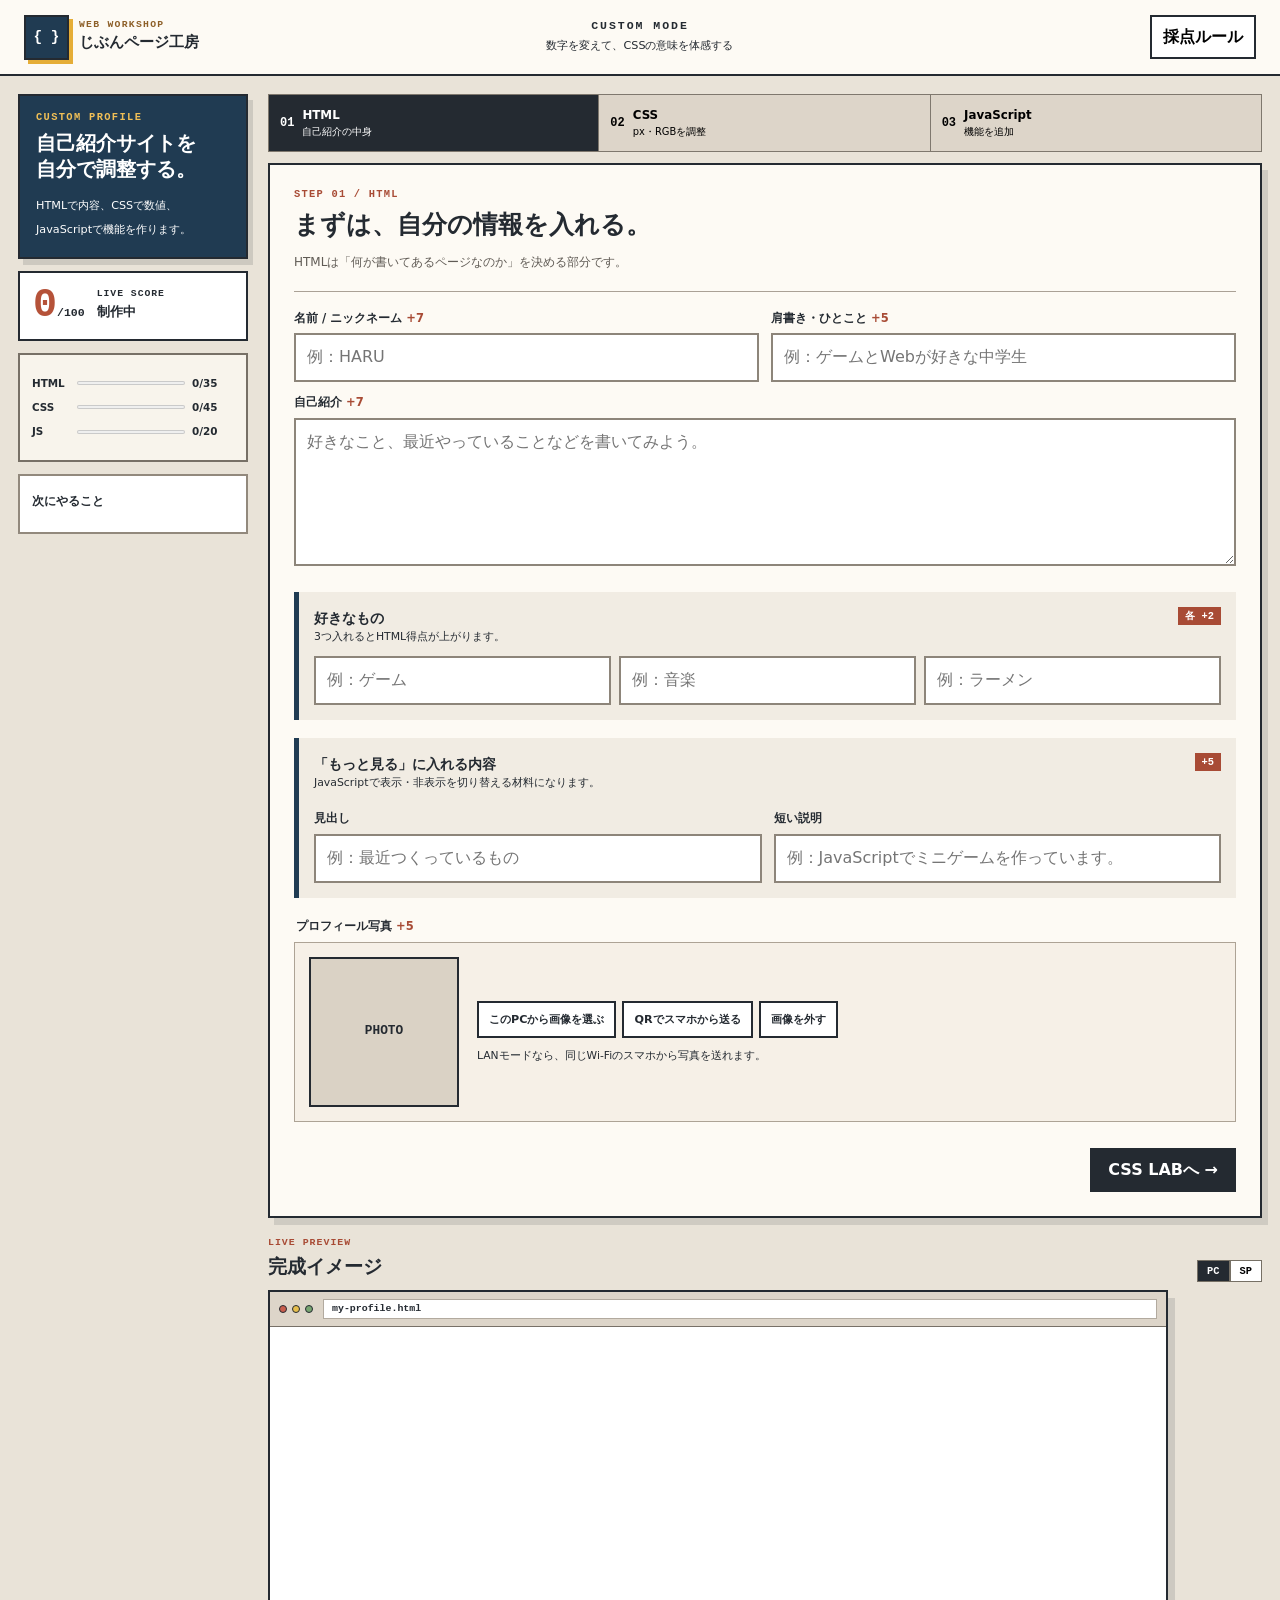
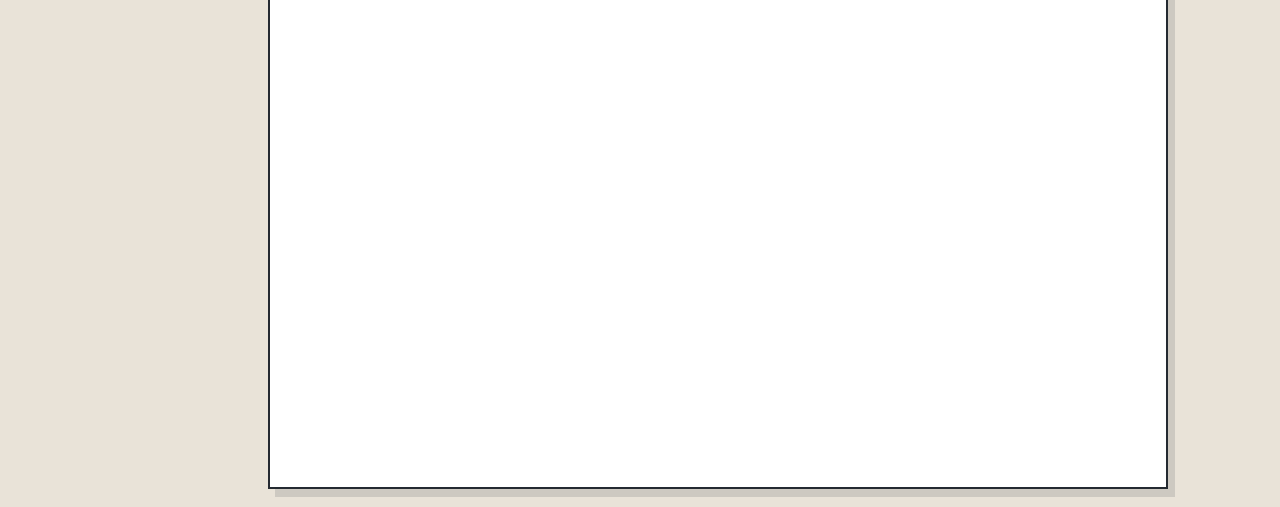
<file: adult.html>
<!doctype html>
<html lang="ja">
<head>
  <meta charset="utf-8">
  <meta name="viewport" content="width=device-width,initial-scale=1">
  <meta name="theme-color" content="#203b52">
  <title>カスタムモード｜じぶんページ工房</title>
  <link rel="stylesheet" href="adult.css">
  <script src="adult.js" defer></script>
</head>
<body>
  <header class="adult-header">
    <a href="index.html" class="adult-brand"><span>{ }</span><div><small>WEB WORKSHOP</small><strong>じぶんページ工房</strong></div></a>
    <div class="header-middle"><b>CUSTOM MODE</b><span>数字を変えて、CSSの意味を体感する</span></div>
    <button id="adultHelp" type="button">採点ルール</button>
  </header>

  <main class="adult-shell">
    <aside class="score-sidebar">
      <div class="mode-intro"><p>CUSTOM PROFILE</p><h1>自己紹介サイトを<br>自分で調整する。</h1><span>HTMLで内容、CSSで数値、JavaScriptで機能を作ります。</span></div>
      <div class="score-card"><div class="score-ring"><strong id="totalScore">0</strong><span>/100</span></div><div><p>LIVE SCORE</p><strong id="scoreLabel">制作中</strong></div></div>
      <div class="score-breakdown">
        <div><span>HTML</span><meter id="htmlMeter" min="0" max="35" value="0"></meter><b id="htmlScore">0/35</b></div>
        <div><span>CSS</span><meter id="cssMeter" min="0" max="45" value="0"></meter><b id="cssScore">0/45</b></div>
        <div><span>JS</span><meter id="jsMeter" min="0" max="20" value="0"></meter><b id="jsScore">0/20</b></div>
      </div>
      <div class="score-guide"><strong>次にやること</strong><ul id="scoreTips"></ul></div>
    </aside>

    <section class="adult-editor">
      <nav class="adult-steps" aria-label="制作ステップ">
        <button class="active" type="button" data-step="0"><b>01</b><span><strong>HTML</strong><small>自己紹介の中身</small></span></button>
        <button type="button" data-step="1"><b>02</b><span><strong>CSS</strong><small>px・RGBを調整</small></span></button>
        <button type="button" data-step="2"><b>03</b><span><strong>JavaScript</strong><small>機能を追加</small></span></button>
      </nav>

      <section class="adult-panel" data-panel="0">
        <div class="panel-heading"><p>STEP 01 / HTML</p><h2>まずは、自分の情報を入れる。</h2><span>HTMLは「何が書いてあるページなのか」を決める部分です。</span></div>
        <div class="field-grid">
          <label><span>名前 / ニックネーム <b>+7</b></span><input id="profileName" maxlength="30" placeholder="例：HARU"></label>
          <label><span>肩書き・ひとこと <b>+5</b></span><input id="profileTagline" maxlength="52" placeholder="例：ゲームとWebが好きな中学生"></label>
          <label class="full"><span>自己紹介 <b>+7</b></span><textarea id="profileIntro" rows="5" maxlength="260" placeholder="好きなこと、最近やっていることなどを書いてみよう。"></textarea></label>
        </div>

        <div class="profile-subsection">
          <div class="subsection-head"><div><h3>好きなもの</h3><p>3つ入れるとHTML得点が上がります。</p></div><span>各 +2</span></div>
          <div class="favorite-inputs"><input id="favorite1" maxlength="24" placeholder="例：ゲーム"><input id="favorite2" maxlength="24" placeholder="例：音楽"><input id="favorite3" maxlength="24" placeholder="例：ラーメン"></div>
        </div>

        <div class="profile-subsection">
          <div class="subsection-head"><div><h3>「もっと見る」に入れる内容</h3><p>JavaScriptで表示・非表示を切り替える材料になります。</p></div><span>+5</span></div>
          <div class="field-grid"><label><span>見出し</span><input id="extraTitle" maxlength="32" placeholder="例：最近つくっているもの"></label><label><span>短い説明</span><input id="extraText" maxlength="100" placeholder="例：JavaScriptでミニゲームを作っています。"></label></div>
        </div>

        <fieldset class="photo-field"><legend>プロフィール写真 <b>+5</b></legend><div class="photo-area"><div class="photo-preview" id="adultPhotoPreview"><span>PHOTO</span></div><div><label class="file-button" for="adultPhotoInput">このPCから画像を選ぶ</label><input type="file" id="adultPhotoInput" accept="image/png,image/jpeg,image/webp" hidden><button type="button" id="adultPhonePhoto">QRでスマホから送る</button><button type="button" id="removeAdultPhoto">画像を外す</button><p>LANモードなら、同じWi-Fiのスマホから写真を送れます。</p></div></div></fieldset>
        <div class="panel-nav"><span></span><button type="button" class="primary next" data-next="1">CSS LABへ →</button></div>
      </section>

      <section class="adult-panel" data-panel="1" hidden>
        <div class="panel-heading"><p>STEP 02 / CSS LAB</p><h2>数字を変えて、見た目を壊してみる。</h2><span>pxは大きさ、RGBは色。値を変えるたび、右のプレビューとCSSコードが変わります。</span></div>

        <div class="css-lab-grid">
          <section class="control-group"><h3>レイアウト</h3><div class="segmented" id="adultLayouts"><button class="selected" type="button" data-layout="split">左右</button><button type="button" data-layout="center">中央</button><button type="button" data-layout="offset">ずらす</button></div><label class="select-control"><span>フォント</span><select id="fontFamily"><option value="sans">ゴシック</option><option value="serif">明朝</option><option value="mono">モノスペース</option></select></label></section>

          <section class="control-group"><h3>サイズ（px）</h3>
            <div class="px-control"><label for="pageWidth">サイトの幅</label><input type="range" data-range-for="pageWidth" min="520" max="1180" step="10"><input id="pageWidth" type="number" min="520" max="1180" step="10"><b>px</b></div>
            <div class="px-control"><label for="headingSize">名前の文字</label><input type="range" data-range-for="headingSize" min="28" max="96"><input id="headingSize" type="number" min="28" max="96"><b>px</b></div>
            <div class="px-control"><label for="bodySize">本文の文字</label><input type="range" data-range-for="bodySize" min="12" max="26"><input id="bodySize" type="number" min="12" max="26"><b>px</b></div>
            <div class="px-control"><label for="photoSize">写真サイズ</label><input type="range" data-range-for="photoSize" min="120" max="360" step="10"><input id="photoSize" type="number" min="120" max="360" step="10"><b>px</b></div>
          </section>

          <section class="control-group"><h3>余白・形（px）</h3>
            <div class="px-control"><label for="pagePadding">内側の余白</label><input type="range" data-range-for="pagePadding" min="12" max="100" step="2"><input id="pagePadding" type="number" min="12" max="100" step="2"><b>px</b></div>
            <div class="px-control"><label for="sectionGap">パーツの間</label><input type="range" data-range-for="sectionGap" min="6" max="64" step="2"><input id="sectionGap" type="number" min="6" max="64" step="2"><b>px</b></div>
            <div class="px-control"><label for="cornerRadius">角の丸さ</label><input type="range" data-range-for="cornerRadius" min="0" max="48" step="2"><input id="cornerRadius" type="number" min="0" max="48" step="2"><b>px</b></div>
            <div class="px-control"><label for="borderWidth">枠線</label><input type="range" data-range-for="borderWidth" min="0" max="8"><input id="borderWidth" type="number" min="0" max="8"><b>px</b></div>
            <div class="px-control"><label for="shadowSize">影の大きさ</label><input type="range" data-range-for="shadowSize" min="0" max="30"><input id="shadowSize" type="number" min="0" max="30"><b>px</b></div>
          </section>
        </div>

        <div class="rgb-section"><div class="rgb-heading"><div><p>RGB COLOR MIXER</p><h3>0〜255を入れて色を作る</h3></div><span>R = Red / G = Green / B = Blue</span></div><div class="rgb-grid">
          <div class="rgb-card" data-rgb-group="background"><div class="rgb-card-head"><strong>背景</strong><i id="backgroundSwatch"></i></div><div class="rgb-inputs"><label>R<input id="backgroundR" type="number" min="0" max="255"></label><label>G<input id="backgroundG" type="number" min="0" max="255"></label><label>B<input id="backgroundB" type="number" min="0" max="255"></label></div><code id="backgroundCode"></code></div>
          <div class="rgb-card" data-rgb-group="accent"><div class="rgb-card-head"><strong>アクセント</strong><i id="accentSwatch"></i></div><div class="rgb-inputs"><label>R<input id="accentR" type="number" min="0" max="255"></label><label>G<input id="accentG" type="number" min="0" max="255"></label><label>B<input id="accentB" type="number" min="0" max="255"></label></div><code id="accentCode"></code></div>
          <div class="rgb-card" data-rgb-group="text"><div class="rgb-card-head"><strong>文字</strong><i id="textSwatch"></i></div><div class="rgb-inputs"><label>R<input id="textR" type="number" min="0" max="255"></label><label>G<input id="textG" type="number" min="0" max="255"></label><label>B<input id="textB" type="number" min="0" max="255"></label></div><code id="textCode"></code></div>
        </div></div>

        <div class="live-code"><div><span></span><span></span><span></span><b>style.css</b></div><pre id="cssCodePreview"></pre></div>
        <div class="panel-nav"><button type="button" class="secondary back" data-back="0">← HTML</button><button type="button" class="primary next" data-next="2">JavaScriptへ →</button></div>
      </section>

      <section class="adult-panel" data-panel="2" hidden>
        <div class="panel-heading"><p>STEP 03 / JAVASCRIPT</p><h2>「押す意味」がある機能を追加する。</h2><span>自己紹介サイトで実際に使えそうな機能を選びます。複数選択できます。</span></div>
        <div class="js-feature-list">
          <label class="js-feature"><input id="jsReveal" type="checkbox"><span class="feature-number">01</span><div><strong>もっと見る <b>最大 +7</b></strong><p>ボタンを押すと、HTMLで入力した追加プロフィールを開閉します。</p></div><code>classList.toggle()</code></label>
          <label class="js-feature"><input id="jsRoulette" type="checkbox"><span class="feature-number">02</span><div><strong>好きなものガチャ <b>最大 +7</b></strong><p>ボタンを押すたび「好きなもの」から1つをランダムに表示します。</p></div><code>Math.random()</code></label>
          <label class="js-feature"><input id="jsPhotoZoom" type="checkbox"><span class="feature-number">03</span><div><strong>写真を拡大 <b>最大 +6</b></strong><p>プロフィール写真をクリックすると、大きく表示して閉じられます。</p></div><code>addEventListener()</code></label>
        </div>
        <div class="js-note"><strong>右のプレビューで実際に押して確認できます。</strong><span>選んだだけで終わりではなく、入力内容がそろっていると満点になります。</span></div>
        <div class="export-row"><button type="button" id="adultDownload">HTMLを保存</button><button type="button" id="adultShare">QRでスマホへ送る</button></div>
        <div class="panel-nav"><button type="button" class="secondary back" data-back="1">← CSS</button><span></span></div>
      </section>
    </section>

    <aside class="adult-preview-column">
      <div class="preview-heading"><div><p>LIVE PREVIEW</p><h2>完成イメージ</h2></div><div class="device-buttons"><button class="active" type="button" data-device="desktop">PC</button><button type="button" data-device="mobile">SP</button></div></div>
      <div class="adult-browser desktop" id="adultBrowser"><div class="browser-bar"><span></span><span></span><span></span><b>my-profile.html</b></div><iframe id="adultPreview" title="制作中のサイト" sandbox="allow-scripts allow-modals"></iframe></div>
    </aside>
  </main>

  <dialog id="adultHelpDialog"><div class="dialog-paper"><button type="button" class="dialog-close" data-close="adultHelpDialog">×</button><p class="dialog-kicker">SCORING / 100</p><h2>点数は「どれだけ試したか」の目安</h2><div class="rubric"><div><b>HTML / 35</b><p>名前・自己紹介・好きなもの・追加プロフィール・写真など、ページの中身を作る。</p></div><div><b>CSS / 45</b><p>px・RGB・レイアウト・フォントを初期状態から実際に操作した項目に点が入る。</p></div><div><b>JavaScript / 20</b><p>意味のある機能を選び、その機能に必要な内容も用意すると満点。</p></div></div><p>見た目の「良し悪し」を機械が決める採点ではありません。変更して、違いを確かめるほど点が増える学習用スコアです。</p></div></dialog>
  <dialog id="adultQrDialog"><div class="dialog-paper qr-dialog"><button type="button" class="dialog-close" data-close="adultQrDialog">×</button><p class="dialog-kicker">SAME WI-FI</p><h2 id="adultQrTitle">スマホとつなぐ</h2><div id="adultQrBox" class="adult-qr-box">QRを準備しています…</div><p id="adultQrStatus"></p><a id="adultQrLink" href="#" target="_blank" rel="noopener" hidden>リンクを開く</a></div></dialog>
  <div id="adultToast" class="adult-toast" role="status" aria-live="polite"></div>
</body>
</html>
</file>
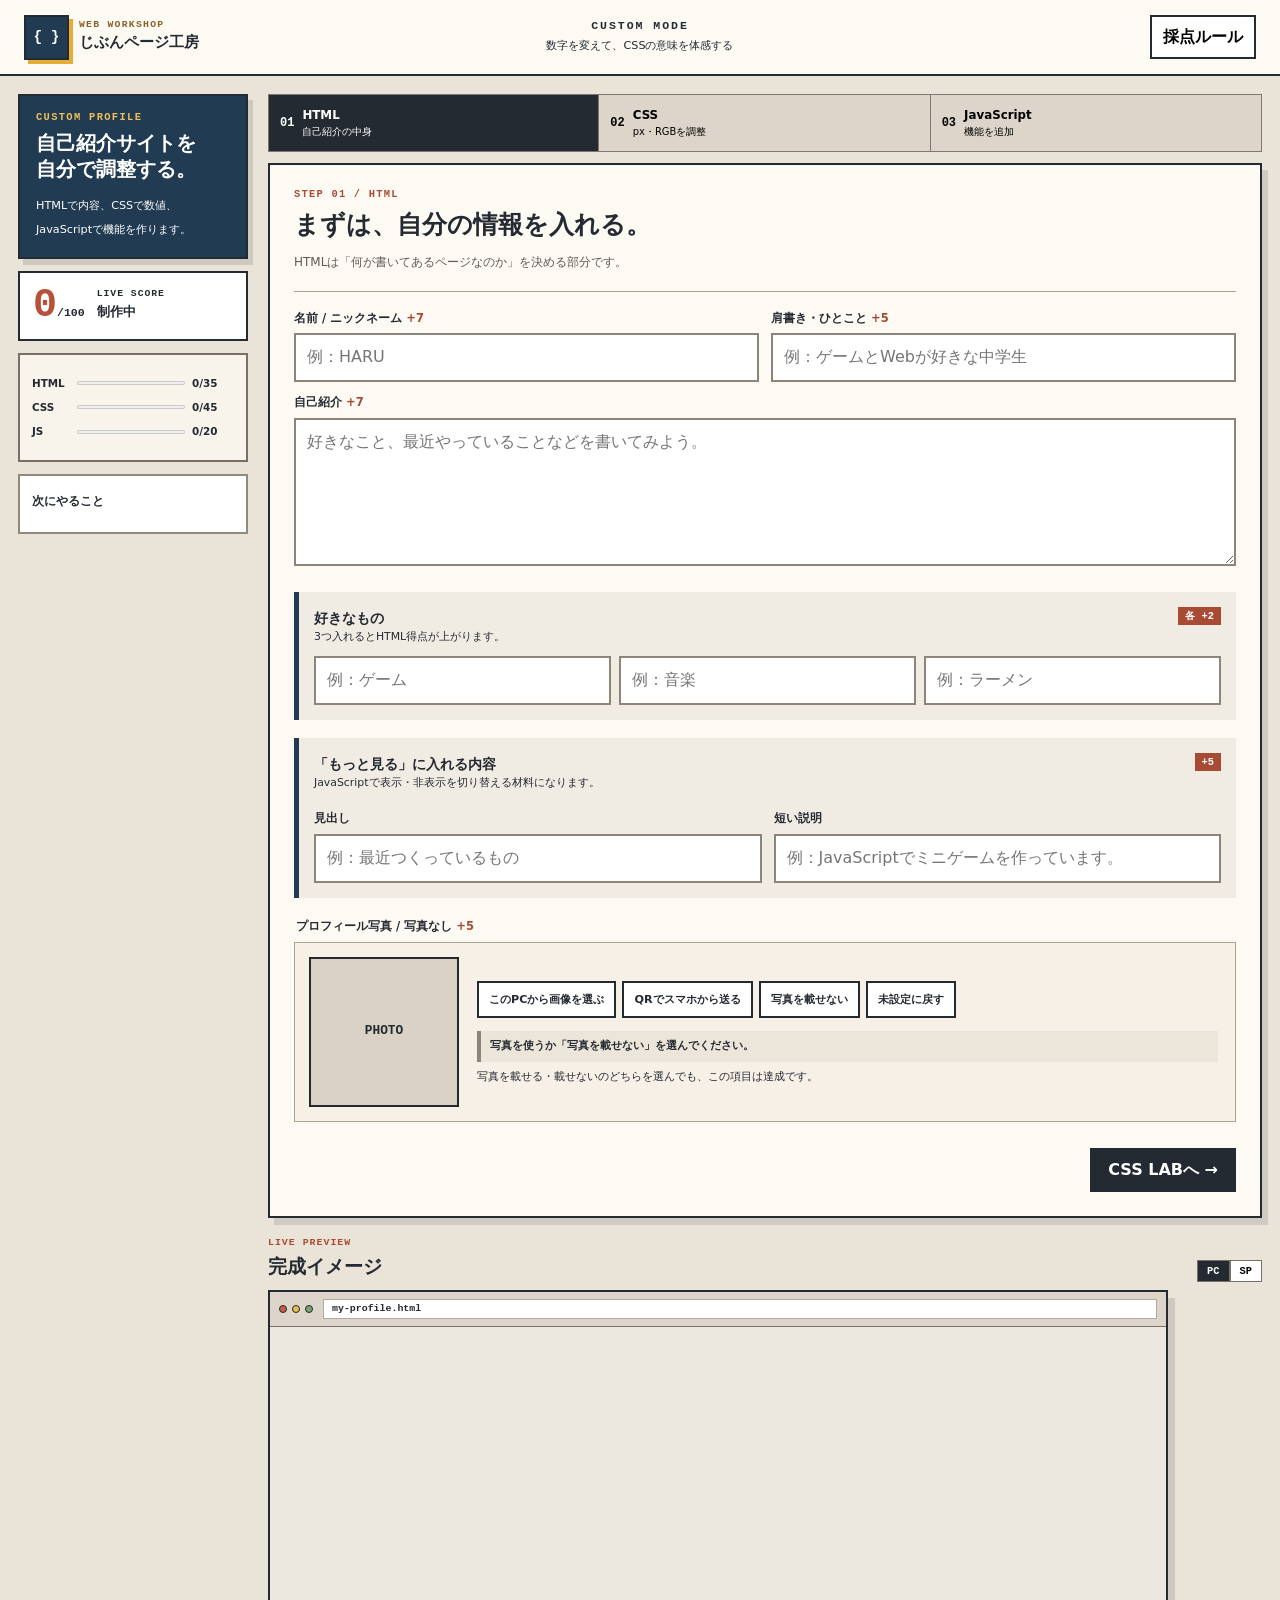
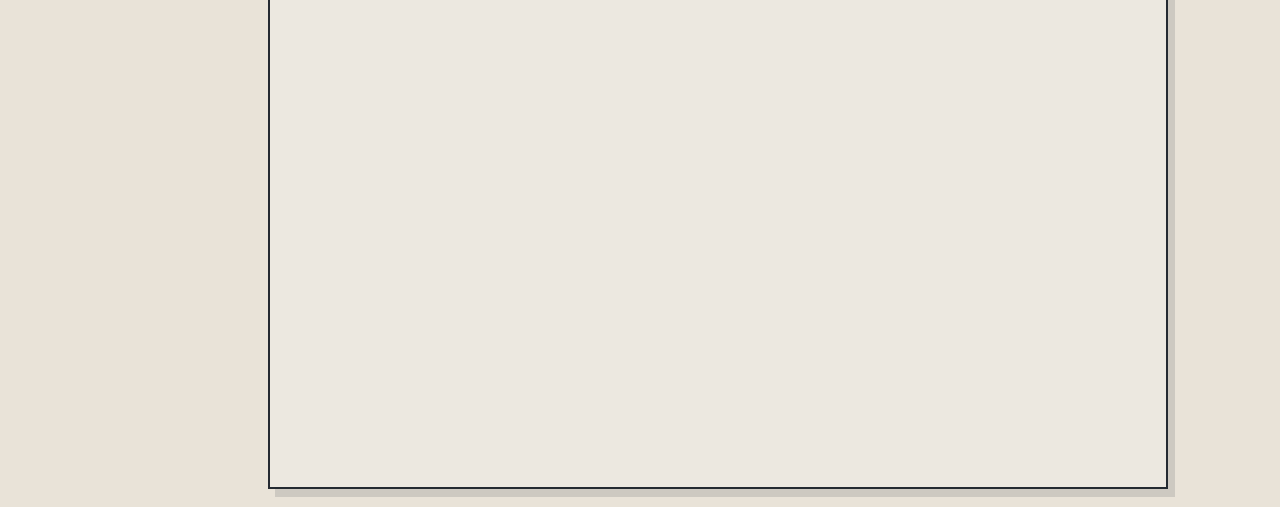
<file: web/adult.html>
<!doctype html>
<html lang="ja">
<head>
  <meta charset="utf-8">
  <meta name="viewport" content="width=device-width,initial-scale=1">
  <meta name="theme-color" content="#203b52">
  <title>カスタムモード｜じぶんページ工房</title>
  <link rel="stylesheet" href="css/adult.css">
  <script src="js/adult.js" defer></script>
</head>
<body>
  <header class="adult-header">
    <a href="index.html" class="adult-brand"><span>{ }</span><div><small>WEB WORKSHOP</small><strong>じぶんページ工房</strong></div></a>
    <div class="header-middle"><b>CUSTOM MODE</b><span>数字を変えて、CSSの意味を体感する</span></div>
    <button id="adultHelp" type="button" aria-haspopup="dialog" aria-controls="adultHelpDialog" aria-expanded="false">採点ルール</button>
  </header>

  <main class="adult-shell">
    <aside class="score-sidebar">
      <div class="mode-intro"><p>CUSTOM PROFILE</p><h1>自己紹介サイトを<br>自分で調整する。</h1><span>HTMLで内容、CSSで数値、JavaScriptで機能を作ります。</span></div>
      <div class="score-card"><div class="score-ring"><strong id="totalScore">0</strong><span>/100</span></div><div><p>LIVE SCORE</p><strong id="scoreLabel">制作中</strong></div></div>
      <div class="score-breakdown">
        <div><span>HTML</span><meter id="htmlMeter" min="0" max="35" value="0"></meter><b id="htmlScore">0/35</b></div>
        <div><span>CSS</span><meter id="cssMeter" min="0" max="45" value="0"></meter><b id="cssScore">0/45</b></div>
        <div><span>JS</span><meter id="jsMeter" min="0" max="20" value="0"></meter><b id="jsScore">0/20</b></div>
      </div>
      <div class="score-guide"><strong>次にやること</strong><ul id="scoreTips"></ul></div>
    </aside>

    <section class="adult-editor">
      <nav class="adult-steps" aria-label="制作ステップ">
        <button class="active" type="button" data-step="0"><b>01</b><span><strong>HTML</strong><small>自己紹介の中身</small></span></button>
        <button type="button" data-step="1"><b>02</b><span><strong>CSS</strong><small>px・RGBを調整</small></span></button>
        <button type="button" data-step="2"><b>03</b><span><strong>JavaScript</strong><small>機能を追加</small></span></button>
      </nav>

      <section class="adult-panel" data-panel="0">
        <div class="panel-heading"><p>STEP 01 / HTML</p><h2>まずは、自分の情報を入れる。</h2><span>HTMLは「何が書いてあるページなのか」を決める部分です。</span></div>
        <div class="field-grid">
          <label><span>名前 / ニックネーム <b>+7</b></span><input id="profileName" maxlength="30" placeholder="例：HARU"></label>
          <label><span>肩書き・ひとこと <b>+5</b></span><input id="profileTagline" maxlength="52" placeholder="例：ゲームとWebが好きな中学生"></label>
          <label class="full"><span>自己紹介 <b>+7</b></span><textarea id="profileIntro" rows="5" maxlength="260" placeholder="好きなこと、最近やっていることなどを書いてみよう。"></textarea></label>
        </div>

        <div class="profile-subsection">
          <div class="subsection-head"><div><h3>好きなもの</h3><p>3つ入れるとHTML得点が上がります。</p></div><span>各 +2</span></div>
          <div class="favorite-inputs"><input id="favorite1" maxlength="24" placeholder="例：ゲーム"><input id="favorite2" maxlength="24" placeholder="例：音楽"><input id="favorite3" maxlength="24" placeholder="例：ラーメン"></div>
        </div>

        <div class="profile-subsection">
          <div class="subsection-head"><div><h3>「もっと見る」に入れる内容</h3><p>JavaScriptで表示・非表示を切り替える材料になります。</p></div><span>+5</span></div>
          <div class="field-grid"><label><span>見出し</span><input id="extraTitle" maxlength="32" placeholder="例：最近つくっているもの"></label><label><span>短い説明</span><input id="extraText" maxlength="100" placeholder="例：JavaScriptでミニゲームを作っています。"></label></div>
        </div>

        <fieldset class="photo-field"><legend>プロフィール写真 / 写真なし <b>+5</b></legend><div class="photo-area"><div class="photo-preview" id="adultPhotoPreview"><span>PHOTO</span></div><div><label class="file-button" for="adultPhotoInput">このPCから画像を選ぶ</label><input type="file" id="adultPhotoInput" accept="image/png,image/jpeg,image/webp" hidden><button type="button" id="adultPhonePhoto">QRでスマホから送る</button><button type="button" id="adultNoPhoto">写真を載せない</button><button type="button" id="removeAdultPhoto">未設定に戻す</button><p id="adultPhotoStatus" class="photo-status" role="status" aria-live="polite">写真を使うか「写真を載せない」を選んでください。</p><p>写真を載せる・載せないのどちらを選んでも、この項目は達成です。</p></div></div></fieldset>
        <div class="panel-nav"><span></span><button type="button" class="primary next" data-next="1">CSS LABへ →</button></div>
      </section>

      <section class="adult-panel" data-panel="1" hidden>
        <div class="panel-heading"><p>STEP 02 / CSS LAB</p><h2>数字を変えて、見た目を壊してみる。</h2><span>pxは大きさ、RGBは色。値を変えるたび、右のプレビューとCSSコードが変わります。</span></div>

        <div class="css-lab-grid">
          <section class="control-group"><h3>レイアウト</h3><div class="segmented" id="adultLayouts"><button class="selected" type="button" data-layout="split">左</button><button type="button" data-layout="center">中央</button><button type="button" data-layout="offset">右寄せ</button></div><label class="select-control"><span>フォント</span><select id="fontFamily"><option value="sans">ゴシック</option><option value="serif">明朝</option><option value="mono">モノスペース</option></select></label></section>

          <section class="control-group"><h3>サイズ（px）</h3>
            <div class="px-control"><label for="pageWidth">サイトの幅</label><input type="range" data-range-for="pageWidth" min="520" max="1180" step="10"><input id="pageWidth" type="number" min="520" max="1180" step="10"><b>px</b></div>
            <div class="px-control"><label for="headingSize">名前の文字</label><input type="range" data-range-for="headingSize" min="28" max="96"><input id="headingSize" type="number" min="28" max="96"><b>px</b></div>
            <div class="px-control"><label for="bodySize">本文の文字</label><input type="range" data-range-for="bodySize" min="12" max="26"><input id="bodySize" type="number" min="12" max="26"><b>px</b></div>
            <div class="px-control"><label for="photoSize">写真サイズ</label><input type="range" data-range-for="photoSize" min="120" max="360" step="10"><input id="photoSize" type="number" min="120" max="360" step="10"><b>px</b></div>
          </section>

          <section class="control-group"><h3>余白・形（px）</h3>
            <div class="px-control"><label for="pagePadding">内側の余白</label><input type="range" data-range-for="pagePadding" min="12" max="100" step="2"><input id="pagePadding" type="number" min="12" max="100" step="2"><b>px</b></div>
            <div class="px-control"><label for="sectionGap">パーツの間</label><input type="range" data-range-for="sectionGap" min="6" max="64" step="2"><input id="sectionGap" type="number" min="6" max="64" step="2"><b>px</b></div>
            <div class="px-control"><label for="cornerRadius">角の丸さ</label><input type="range" data-range-for="cornerRadius" min="0" max="48" step="2"><input id="cornerRadius" type="number" min="0" max="48" step="2"><b>px</b></div>
            <div class="px-control"><label for="borderWidth">枠線</label><input type="range" data-range-for="borderWidth" min="0" max="8"><input id="borderWidth" type="number" min="0" max="8"><b>px</b></div>
            <div class="px-control"><label for="shadowSize">影の大きさ</label><input type="range" data-range-for="shadowSize" min="0" max="30"><input id="shadowSize" type="number" min="0" max="30"><b>px</b></div>
          </section>
        </div>

        <div class="rgb-section"><div class="rgb-heading"><div><p>RGB COLOR MIXER</p><h3>数字でも、マウスでも色を作る</h3></div><span>R = Red / G = Green / B = Blue</span></div><div class="rgb-grid">
          <div class="rgb-card" data-rgb-group="background"><div class="rgb-card-head"><strong>背景</strong><i id="backgroundSwatch"></i></div><div class="rgb-inputs"><label>R<input id="backgroundR" type="number" min="0" max="255"></label><label>G<input id="backgroundG" type="number" min="0" max="255"></label><label>B<input id="backgroundB" type="number" min="0" max="255"></label></div><code id="backgroundCode"></code></div>
          <div class="rgb-card" data-rgb-group="accent"><div class="rgb-card-head"><strong>アクセント</strong><i id="accentSwatch"></i></div><div class="rgb-inputs"><label>R<input id="accentR" type="number" min="0" max="255"></label><label>G<input id="accentG" type="number" min="0" max="255"></label><label>B<input id="accentB" type="number" min="0" max="255"></label></div><code id="accentCode"></code></div>
          <div class="rgb-card" data-rgb-group="text"><div class="rgb-card-head"><strong>文字</strong><i id="textSwatch"></i></div><div class="rgb-inputs"><label>R<input id="textR" type="number" min="0" max="255"></label><label>G<input id="textG" type="number" min="0" max="255"></label><label>B<input id="textB" type="number" min="0" max="255"></label></div><code id="textCode"></code></div>
        </div></div>

        <div class="live-code"><div><span></span><span></span><span></span><b>style.css</b></div><pre id="cssCodePreview"></pre></div>
        <div class="panel-nav"><button type="button" class="secondary back" data-back="0">← HTML</button><button type="button" class="primary next" data-next="2">JavaScriptへ →</button></div>
      </section>

      <section class="adult-panel" data-panel="2" hidden>
        <div class="panel-heading"><p>STEP 03 / JAVASCRIPT</p><h2>「押す意味」がある機能を追加する。</h2><span>自己紹介サイトで実際に使えそうな機能を選びます。複数選択できます。</span></div>
        <div class="js-feature-list">
          <label class="js-feature"><input id="jsReveal" type="checkbox"><span class="feature-number">01</span><div><strong>もっと見る <b>最大 +7</b></strong><p>ボタンを押すと、HTMLで入力した追加プロフィールを開閉します。</p></div><code>classList.toggle()</code></label>
          <label class="js-feature"><input id="jsRoulette" type="checkbox"><span class="feature-number">02</span><div><strong>好きなものガチャ <b>最大 +7</b></strong><p>ボタンを押すたび「好きなもの」から1つをランダムに表示します。</p></div><code>Math.random()</code></label>
          <label class="js-feature" id="jsPhotoZoomFeature"><input id="jsPhotoZoom" type="checkbox"><span class="feature-number">03</span><div><strong>写真を拡大 <b>最大 +6</b></strong><p id="jsPhotoZoomDescription">プロフィール写真をクリックすると、大きく表示して閉じられます。</p></div><code>addEventListener()</code></label>
        </div>
        <div class="js-note"><strong>右のプレビューで実際に押して確認できます。</strong><span>一度ONにして試した機能の得点は、あとでOFFに戻しても残ります。</span></div>
        <div class="export-row"><button type="button" id="adultDownload">HTMLを保存</button><button type="button" id="adultOpenLive">ブラウザで動作確認</button><button type="button" id="adultShare">QRでスマホへ送る</button></div><p class="export-help">iPhone / iPadの「ファイル」はHTMLをプレビュー表示します。もっと見る・ガチャなどの動作確認は「ブラウザで動作確認」またはQRからSafariで開いてください。</p>
        <div class="panel-nav"><button type="button" class="secondary back" data-back="1">← CSS</button><span></span></div>
      </section>
    </section>

    <aside class="adult-preview-column">
      <div class="preview-heading"><div><p>LIVE PREVIEW</p><h2>完成イメージ</h2></div><div class="device-buttons"><button class="active" type="button" data-device="desktop">PC</button><button type="button" data-device="mobile">SP</button></div></div>
      <div class="adult-browser desktop" id="adultBrowser"><div class="browser-bar"><span></span><span></span><span></span><b>my-profile.html</b></div><div class="adult-preview-viewport" id="adultPreviewViewport"><iframe id="adultPreview" title="制作中のサイト" sandbox="allow-scripts allow-modals"></iframe></div></div>
    </aside>
  </main>

  <dialog id="adultHelpDialog"><div class="dialog-paper"><button type="button" class="dialog-close" data-close="adultHelpDialog">×</button><p class="dialog-kicker">SCORING / 100</p><h2>一度試した項目の点数は、そのまま残る</h2><div class="rubric"><div><b>HTML / 35</b><p>名前・自己紹介・好きなもの・追加プロフィールを一度入力し、写真は「使う / 載せない」を一度決めると加点。あとで空欄へ戻しても獲得済みです。</p></div><div><b>CSS / 45</b><p>px・RGB・レイアウト・フォントをデフォルトから一度変更すると加点。元の値へ戻しても点数は残ります。</p></div><div><b>JavaScript / 20</b><p>機能を一度ONにすると加点。あとでOFFに戻しても獲得済みです。写真なしを選んだ場合、写真拡大の6点は達成扱いです。</p></div></div><p>全部の対象項目を一度以上試すと100点です。見た目の良し悪しではなく「どれだけ操作して試したか」を見る学習用スコアです。</p></div></dialog>
  <dialog id="adultQrDialog"><div class="dialog-paper qr-dialog"><button type="button" class="dialog-close" data-close="adultQrDialog">×</button><p class="dialog-kicker">SAME WI-FI</p><h2 id="adultQrTitle">スマホとつなぐ</h2><div id="adultQrBox" class="adult-qr-box">QRを準備しています…</div><p id="adultQrStatus"></p><a id="adultQrLink" href="#" target="_blank" rel="noopener" hidden>リンクを開く</a></div></dialog>
  <div id="adultToast" class="adult-toast" role="status" aria-live="polite"></div>
</body>
</html>
</file>
<file: adult.css>
*{box-sizing:border-box}html{scroll-behavior:smooth}body{margin:0;color:#242a31;background:#e9e3d8;font-family:"Hiragino Kaku Gothic ProN","Yu Gothic",Meiryo,system-ui,sans-serif;line-height:1.55}button,input,textarea,select{font:inherit}.adult-header{position:sticky;top:0;z-index:40;height:76px;display:grid;grid-template-columns:1fr auto 1fr;align-items:center;gap:20px;padding:0 24px;background:#fdfaf4;border-bottom:2px solid #242a31}.adult-brand{justify-self:start;display:flex;align-items:center;gap:10px;color:inherit;text-decoration:none}.adult-brand>span{display:grid;place-items:center;width:45px;height:45px;color:#fff;background:#203b52;border:2px solid #242a31;box-shadow:4px 4px 0 #e5ad37;font:900 .9rem/1 ui-monospace,monospace}.adult-brand small,.adult-brand strong{display:block}.adult-brand small{font:900 .61rem/1.1 ui-monospace,monospace;letter-spacing:.13em;color:#8d5f28}.adult-brand strong{font-size:.95rem}.header-middle{text-align:center}.header-middle b,.header-middle span{display:block}.header-middle b{font:900 .72rem/1 ui-monospace,monospace;letter-spacing:.17em}.header-middle span{margin-top:5px;font-size:.7rem}.adult-header>button{justify-self:end;padding:8px 11px;background:#fff;border:2px solid #242a31;font-weight:900;cursor:pointer}.adult-shell{display:grid;grid-template-columns:250px minmax(520px,760px) minmax(380px,1fr);gap:20px;max-width:1720px;margin:auto;padding:18px}.score-sidebar{position:sticky;top:94px;align-self:start;display:grid;gap:12px}.mode-intro{padding:16px;color:#fff;background:#203b52;border:2px solid #242a31;box-shadow:5px 6px 0 rgba(36,42,49,.14)}.mode-intro p,.mode-intro h1,.mode-intro span{margin:0}.mode-intro p{font:900 .65rem/1 ui-monospace,monospace;letter-spacing:.13em;color:#f0bf56}.mode-intro h1{margin:9px 0;font-size:1.28rem;line-height:1.25}.mode-intro span{font-size:.7rem}.score-card{display:flex;gap:12px;align-items:center;padding:13px;background:#fff;border:2px solid #242a31}.score-ring{display:flex;align-items:baseline}.score-ring strong{font:900 2.5rem/1 ui-monospace,monospace;color:#b55239}.score-ring span{font:800 .72rem/1 ui-monospace,monospace}.score-card p{margin:0;font:900 .61rem/1 ui-monospace,monospace;letter-spacing:.1em}.score-card>div:last-child strong{font-size:.82rem}.score-breakdown{padding:12px;background:#f8f4ec;border:2px solid #777066}.score-breakdown>div{display:grid;grid-template-columns:38px 1fr 42px;gap:7px;align-items:center;margin:8px 0;font-size:.65rem;font-weight:900}.score-breakdown meter{width:100%;height:8px}.score-guide{padding:12px;background:#fff;border:2px solid #92897d}.score-guide strong{font-size:.75rem}.score-guide ul{margin:8px 0 0;padding-left:18px;font-size:.68rem}.adult-editor{min-width:0}.adult-steps{display:grid;grid-template-columns:repeat(3,1fr);margin-bottom:11px}.adult-steps button{display:flex;align-items:center;gap:8px;min-height:58px;padding:8px 11px;background:#ddd5c9;border:1px solid #7f786e;text-align:left;cursor:pointer}.adult-steps button+button{border-left:0}.adult-steps button.active{color:#fff;background:#242a31}.adult-steps b{font:900 .75rem/1 ui-monospace,monospace}.adult-steps strong,.adult-steps small{display:block}.adult-steps strong{font-size:.74rem}.adult-steps small{font-size:.62rem}.adult-panel{padding:24px;background:#fdfaf4;border:2px solid #242a31;box-shadow:6px 7px 0 rgba(36,42,49,.13)}.panel-heading{padding-bottom:17px;border-bottom:1px solid #aaa196}.panel-heading p,.panel-heading h2,.panel-heading span{margin:0}.panel-heading p{color:#a84b35;font:900 .65rem/1 ui-monospace,monospace;letter-spacing:.12em}.panel-heading h2{margin:7px 0 4px;font-size:1.55rem}.panel-heading span{font-size:.75rem;color:#605b55}.field-grid{display:grid;grid-template-columns:1fr 1fr;gap:12px;margin-top:18px}.field-grid .full{grid-column:1/-1}.field-grid label span,.photo-field legend{display:block;margin-bottom:6px;font-size:.72rem;font-weight:900}.field-grid label span b,.photo-field b{color:#a84b35}.field-grid input,.field-grid textarea,.favorite-inputs input,.select-control select{width:100%;padding:10px 11px;background:#fff;border:2px solid #8d857a;color:#242a31}.field-grid textarea{resize:vertical}.field-grid input:focus,.field-grid textarea:focus,.favorite-inputs input:focus,.select-control select:focus{outline:3px solid rgba(229,173,55,.38);border-color:#242a31}.profile-subsection{margin-top:18px;padding:15px;background:#f1ece3;border-left:5px solid #203b52}.subsection-head{display:flex;justify-content:space-between;gap:15px}.subsection-head h3,.subsection-head p{margin:0}.subsection-head h3{font-size:.9rem}.subsection-head p{font-size:.68rem}.subsection-head>span{align-self:start;padding:4px 7px;color:#fff;background:#a84b35;font:900 .65rem/1 ui-monospace,monospace}.favorite-inputs{display:grid;grid-template-columns:repeat(3,1fr);gap:8px;margin-top:10px}.photo-field{margin:20px 0 0;padding:0;border:0}.photo-area{display:grid;grid-template-columns:150px 1fr;gap:15px;align-items:center;padding:14px;background:#f6f0e7;border:1px solid #ada395}.photo-preview{display:grid;place-items:center;width:150px;height:150px;overflow:hidden;background:#dad2c5;border:2px solid #242a31;font:900 .8rem/1 ui-monospace,monospace}.photo-preview img{width:100%;height:100%;object-fit:cover}.photo-area button,.file-button{display:inline-block;margin:3px;padding:8px 10px;background:#fff;border:2px solid #242a31;color:#242a31;text-decoration:none;font-size:.7rem;font-weight:900;cursor:pointer}.photo-area p{margin:7px 3px 0;font-size:.67rem}.panel-nav{display:flex;justify-content:space-between;gap:10px;margin-top:26px}.primary,.secondary{min-height:44px;padding:8px 16px;border:2px solid #242a31;font-weight:900;cursor:pointer}.primary{color:#fff;background:#242a31}.secondary{background:#fff}.css-lab-grid{display:grid;grid-template-columns:1fr;gap:12px;margin-top:18px}.control-group{padding:15px;background:#f3eee6;border:1px solid #948c80}.control-group h3{margin:0 0 12px;font-size:.82rem}.segmented{display:grid;grid-template-columns:repeat(3,1fr);gap:5px}.segmented button{padding:8px;background:#fff;border:2px solid #8c8478;font-weight:900;cursor:pointer}.segmented button.selected{color:#fff;background:#203b52;border-color:#242a31}.select-control{display:grid;grid-template-columns:100px 1fr;align-items:center;gap:8px;margin-top:10px;font-size:.72rem;font-weight:900}.select-control select{padding:7px}.px-control{display:grid;grid-template-columns:112px minmax(100px,1fr) 72px 22px;gap:7px;align-items:center;margin:8px 0}.px-control label{font-size:.69rem;font-weight:900}.px-control input[type=range]{min-width:0;accent-color:#203b52}.px-control input[type=number]{width:72px;padding:5px 4px;border:2px solid #898175;background:#fff;text-align:right;font:800 .72rem/1 ui-monospace,monospace}.px-control b{font:800 .65rem/1 ui-monospace,monospace}.rgb-section{margin-top:17px;padding:15px;color:#fff;background:#203b52;border:2px solid #242a31}.rgb-heading{display:flex;justify-content:space-between;gap:10px;align-items:end}.rgb-heading p,.rgb-heading h3{margin:0}.rgb-heading p{color:#f0bf56;font:900 .61rem/1 ui-monospace,monospace;letter-spacing:.13em}.rgb-heading h3{margin-top:5px}.rgb-heading>span{font-size:.65rem}.rgb-grid{display:grid;grid-template-columns:repeat(3,1fr);gap:9px;margin-top:12px}.rgb-card{padding:10px;color:#242a31;background:#fdfaf4}.rgb-card-head{display:flex;justify-content:space-between;align-items:center}.rgb-card-head strong{font-size:.75rem}.rgb-card-head i{width:35px;height:35px;border:2px solid #242a31}.rgb-inputs{display:grid;grid-template-columns:repeat(3,1fr);gap:5px;margin-top:8px}.rgb-inputs label{font:900 .62rem/1 ui-monospace,monospace}.rgb-inputs input{width:100%;margin-top:4px;padding:6px 3px;border:2px solid #8b8378;text-align:center;font:800 .68rem/1 ui-monospace,monospace}.rgb-card code{display:block;margin-top:8px;padding:6px;background:#e7e0d6;font-size:.62rem}.live-code{margin-top:14px;background:#1e242b;border:2px solid #242a31;color:#d8e7e1}.live-code>div{display:flex;gap:5px;align-items:center;height:31px;padding:0 9px;background:#343b43}.live-code>div span{width:8px;height:8px;border-radius:50%;background:#d66c5c}.live-code>div span:nth-child(2){background:#e5ba4e}.live-code>div span:nth-child(3){background:#74ad77}.live-code>div b{margin-left:5px;font:700 .61rem/1 ui-monospace,monospace}.live-code pre{margin:0;padding:14px;overflow:auto;font:500 .7rem/1.7 ui-monospace,SFMono-Regular,monospace}.js-feature-list{display:grid;gap:10px;margin-top:18px}.js-feature{display:grid;grid-template-columns:24px 44px 1fr auto;gap:10px;align-items:center;padding:14px;background:#fff;border:2px solid #928a7f;cursor:pointer}.js-feature:has(input:checked){border:3px solid #242a31;background:#edf3f5;box-shadow:4px 4px 0 rgba(36,42,49,.12)}.js-feature input{width:20px;height:20px;accent-color:#203b52}.feature-number{font:900 .72rem/1 ui-monospace,monospace;color:#a84b35}.js-feature strong,.js-feature p{margin:0}.js-feature strong{font-size:.85rem}.js-feature strong b{color:#a84b35}.js-feature p{margin-top:3px;font-size:.7rem}.js-feature code{padding:5px 7px;background:#e9e3d9;font-size:.62rem}.js-note{display:flex;justify-content:space-between;gap:12px;margin-top:18px;padding:13px;color:#fff;background:#203b52}.js-note strong,.js-note span{font-size:.72rem}.export-row{display:grid;grid-template-columns:1fr 1fr;gap:9px;margin-top:12px}.export-row button{min-height:50px;background:#fff;border:2px solid #242a31;font-weight:900;cursor:pointer}.export-row button:first-child{color:#fff;background:#242a31}.adult-preview-column{position:sticky;top:94px;align-self:start;min-width:0}.preview-heading{display:flex;justify-content:space-between;align-items:end;margin-bottom:8px}.preview-heading p,.preview-heading h2{margin:0}.preview-heading p{font:900 .62rem/1 ui-monospace,monospace;letter-spacing:.1em;color:#a84b35}.preview-heading h2{margin-top:4px;font-size:1.2rem}.device-buttons{display:flex}.device-buttons button{padding:5px 9px;background:#fff;border:1px solid #767065;font:800 .65rem/1 ui-monospace,monospace;cursor:pointer}.device-buttons button.active{color:#fff;background:#242a31}.adult-browser{overflow:hidden;background:#fff;border:2px solid #242a31;box-shadow:7px 8px 0 rgba(36,42,49,.14)}.adult-browser.mobile{width:360px;max-width:100%;margin-left:auto;margin-right:auto}.browser-bar{height:35px;display:flex;align-items:center;gap:5px;padding:0 9px;background:#ddd5c9;border-bottom:1px solid #777067}.browser-bar span{width:8px;height:8px;border:1px solid #242a31;border-radius:50%;background:#c85d4d}.browser-bar span:nth-child(2){background:#e6be4d}.browser-bar span:nth-child(3){background:#78a571}.browser-bar b{flex:1;margin-left:5px;padding:4px 8px;background:#fff;border:1px solid #b2aa9f;font:700 .62rem/1 ui-monospace,monospace}iframe{display:block;width:100%;height:760px;border:0}.adult-browser.mobile iframe{height:700px}dialog{width:min(650px,calc(100% - 30px));padding:0;border:0;background:transparent}dialog::backdrop{background:rgba(29,27,24,.75)}.dialog-paper{position:relative;padding:27px;background:#fffdf8;border:3px solid #242a31;box-shadow:9px 10px 0 rgba(0,0,0,.18)}.dialog-close{position:absolute;right:12px;top:12px;width:40px;height:40px;background:#fff;border:2px solid #242a31;font-size:1.3rem;cursor:pointer}.dialog-paper h2{margin:7px 0 18px}.dialog-kicker{margin:0;color:#a84b35;font:900 .66rem/1 ui-monospace,monospace;letter-spacing:.12em}.rubric{display:grid;gap:9px}.rubric>div{padding:12px;background:#f1ebe1;border-left:5px solid #203b52}.rubric p{margin:4px 0 0;font-size:.78rem}.adult-qr-box{display:grid;place-items:center;min-height:290px;background:#fff;border:2px solid #242a31}.adult-qr-box img{width:260px;height:260px}.qr-dialog{text-align:center}.qr-dialog a{display:inline-block;margin-top:8px;color:#203b52;font-weight:900}.adult-toast{position:fixed;z-index:80;right:18px;bottom:18px;max-width:340px;padding:10px 14px;color:#fff;background:#242a31;opacity:0;transform:translateY(10px);transition:.2s}.adult-toast.show{opacity:1;transform:none}
@media(max-width:1320px){.adult-shell{grid-template-columns:230px minmax(500px,1fr)}.adult-preview-column{grid-column:2;position:static}.score-sidebar{grid-row:1/3}.adult-browser{max-width:900px}}
@media(max-width:900px){.adult-header{grid-template-columns:1fr auto}.header-middle{display:none}.adult-shell{grid-template-columns:1fr;padding:12px}.score-sidebar{position:static;grid-row:auto}.adult-preview-column{grid-column:auto}.rgb-grid{grid-template-columns:1fr}.score-sidebar{grid-template-columns:1fr 1fr}.mode-intro,.score-guide{grid-column:1/-1}}
@media(max-width:600px){.adult-header{padding:0 10px}.adult-brand strong{font-size:.82rem}.adult-header>button{font-size:.65rem}.adult-steps button{justify-content:center}.adult-steps small{display:none}.adult-panel{padding:16px}.field-grid,.favorite-inputs,.score-sidebar{grid-template-columns:1fr}.field-grid .full{grid-column:auto}.photo-area{grid-template-columns:1fr}.photo-preview{width:100%;height:220px}.px-control{grid-template-columns:95px 1fr 62px 20px}.px-control input[type=number]{width:62px}.rgb-heading,.js-note{display:block}.rgb-heading>span,.js-note span{display:block;margin-top:6px}.js-feature{grid-template-columns:24px 35px 1fr}.js-feature code{grid-column:3}.export-row{grid-template-columns:1fr}}
</file>
<file: web/css/adult.css>
*{box-sizing:border-box}html{scroll-behavior:smooth}body{margin:0;color:#242a31;background:#e9e3d8;font-family:"Hiragino Kaku Gothic ProN","Yu Gothic",Meiryo,system-ui,sans-serif;line-height:1.55}button,input,textarea,select{font:inherit}.adult-header{position:sticky;top:0;z-index:40;height:76px;display:grid;grid-template-columns:1fr auto 1fr;align-items:center;gap:20px;padding:0 24px;background:#fdfaf4;border-bottom:2px solid #242a31}.adult-brand{justify-self:start;display:flex;align-items:center;gap:10px;color:inherit;text-decoration:none}.adult-brand>span{display:grid;place-items:center;width:45px;height:45px;color:#fff;background:#203b52;border:2px solid #242a31;box-shadow:4px 4px 0 #e5ad37;font:900 .9rem/1 ui-monospace,monospace}.adult-brand small,.adult-brand strong{display:block}.adult-brand small{font:900 .61rem/1.1 ui-monospace,monospace;letter-spacing:.13em;color:#8d5f28}.adult-brand strong{font-size:.95rem}.header-middle{text-align:center}.header-middle b,.header-middle span{display:block}.header-middle b{font:900 .72rem/1 ui-monospace,monospace;letter-spacing:.17em}.header-middle span{margin-top:5px;font-size:.7rem}.adult-header>button{justify-self:end;padding:8px 11px;background:#fff;border:2px solid #242a31;font-weight:900;cursor:pointer;transition:.15s}.adult-header>button.active,.adult-header>button[aria-expanded="true"]{color:#fff;background:#203b52;box-shadow:3px 3px 0 #e5ad37;transform:translate(-1px,-1px)}.adult-shell{display:grid;grid-template-columns:250px minmax(520px,760px) minmax(380px,1fr);gap:20px;max-width:1720px;margin:auto;padding:18px}.score-sidebar{position:sticky;top:94px;align-self:start;display:grid;gap:12px}.mode-intro{padding:16px;color:#fff;background:#203b52;border:2px solid #242a31;box-shadow:5px 6px 0 rgba(36,42,49,.14)}.mode-intro p,.mode-intro h1,.mode-intro span{margin:0}.mode-intro p{font:900 .65rem/1 ui-monospace,monospace;letter-spacing:.13em;color:#f0bf56}.mode-intro h1{margin:9px 0;font-size:1.28rem;line-height:1.25}.mode-intro span{font-size:.7rem}.score-card{display:flex;gap:12px;align-items:center;padding:13px;background:#fff;border:2px solid #242a31}.score-ring{display:flex;align-items:baseline}.score-ring strong{font:900 2.5rem/1 ui-monospace,monospace;color:#b55239}.score-ring span{font:800 .72rem/1 ui-monospace,monospace}.score-card p{margin:0;font:900 .61rem/1 ui-monospace,monospace;letter-spacing:.1em}.score-card>div:last-child strong{font-size:.82rem}.score-breakdown{padding:12px;background:#f8f4ec;border:2px solid #777066}.score-breakdown>div{display:grid;grid-template-columns:38px 1fr 42px;gap:7px;align-items:center;margin:8px 0;font-size:.65rem;font-weight:900}.score-breakdown meter{width:100%;height:8px}.score-guide{padding:12px;background:#fff;border:2px solid #92897d}.score-guide strong{font-size:.75rem}.score-guide ul{margin:8px 0 0;padding-left:18px;font-size:.68rem}.adult-editor{min-width:0}.adult-steps{display:grid;grid-template-columns:repeat(3,1fr);margin-bottom:11px}.adult-steps button{display:flex;align-items:center;gap:8px;min-height:58px;padding:8px 11px;background:#ddd5c9;border:1px solid #7f786e;text-align:left;cursor:pointer}.adult-steps button+button{border-left:0}.adult-steps button.active{color:#fff;background:#242a31}.adult-steps b{font:900 .75rem/1 ui-monospace,monospace}.adult-steps strong,.adult-steps small{display:block}.adult-steps strong{font-size:.74rem}.adult-steps small{font-size:.62rem}.adult-panel{padding:24px;background:#fdfaf4;border:2px solid #242a31;box-shadow:6px 7px 0 rgba(36,42,49,.13)}.panel-heading{padding-bottom:17px;border-bottom:1px solid #aaa196}.panel-heading p,.panel-heading h2,.panel-heading span{margin:0}.panel-heading p{color:#a84b35;font:900 .65rem/1 ui-monospace,monospace;letter-spacing:.12em}.panel-heading h2{margin:7px 0 4px;font-size:1.55rem}.panel-heading span{font-size:.75rem;color:#605b55}.field-grid{display:grid;grid-template-columns:1fr 1fr;gap:12px;margin-top:18px}.field-grid .full{grid-column:1/-1}.field-grid label span,.photo-field legend{display:block;margin-bottom:6px;font-size:.72rem;font-weight:900}.field-grid label span b,.photo-field b{color:#a84b35}.field-grid input,.field-grid textarea,.favorite-inputs input,.select-control select{width:100%;padding:10px 11px;background:#fff;border:2px solid #8d857a;color:#242a31}.field-grid textarea{resize:vertical}.field-grid input:focus,.field-grid textarea:focus,.favorite-inputs input:focus,.select-control select:focus{outline:3px solid rgba(229,173,55,.38);border-color:#242a31}.profile-subsection{margin-top:18px;padding:15px;background:#f1ece3;border-left:5px solid #203b52}.subsection-head{display:flex;justify-content:space-between;gap:15px}.subsection-head h3,.subsection-head p{margin:0}.subsection-head h3{font-size:.9rem}.subsection-head p{font-size:.68rem}.subsection-head>span{align-self:start;padding:4px 7px;color:#fff;background:#a84b35;font:900 .65rem/1 ui-monospace,monospace}.favorite-inputs{display:grid;grid-template-columns:repeat(3,1fr);gap:8px;margin-top:10px}.photo-field{margin:20px 0 0;padding:0;border:0}.photo-area{display:grid;grid-template-columns:150px 1fr;gap:15px;align-items:center;padding:14px;background:#f6f0e7;border:1px solid #ada395}.photo-preview{display:grid;place-items:center;width:150px;height:150px;overflow:hidden;background:#dad2c5;border:2px solid #242a31;font:900 .8rem/1 ui-monospace,monospace}.photo-preview img{width:100%;height:100%;object-fit:cover}.photo-area button,.file-button{display:inline-block;margin:3px;padding:8px 10px;background:#fff;border:2px solid #242a31;color:#242a31;text-decoration:none;font-size:.7rem;font-weight:900;cursor:pointer}.photo-area p{margin:7px 3px 0;font-size:.67rem}.photo-area .photo-status{margin-top:10px;padding:7px 9px;background:#ece5da;border-left:4px solid #8d857a;font-weight:900}.photo-area .photo-status.ready{color:#164d35;background:#e3f3e8;border-left-color:#2f7d55}.panel-nav{display:flex;justify-content:space-between;gap:10px;margin-top:26px}.primary,.secondary{min-height:44px;padding:8px 16px;border:2px solid #242a31;font-weight:900;cursor:pointer}.primary{color:#fff;background:#242a31}.secondary{background:#fff}.css-lab-grid{display:grid;grid-template-columns:1fr;gap:12px;margin-top:18px}.control-group{padding:15px;background:#f3eee6;border:1px solid #948c80}.control-group h3{margin:0 0 12px;font-size:.82rem}.segmented{display:grid;grid-template-columns:repeat(3,1fr);gap:5px}.segmented button{padding:8px;background:#fff;border:2px solid #8c8478;font-weight:900;cursor:pointer}.segmented button.selected{color:#fff;background:#203b52;border-color:#242a31}.select-control{display:grid;grid-template-columns:100px 1fr;align-items:center;gap:8px;margin-top:10px;font-size:.72rem;font-weight:900}.select-control select{padding:7px}.px-control{display:grid;grid-template-columns:112px minmax(100px,1fr) 72px 22px;gap:7px;align-items:center;margin:8px 0}.px-control label{font-size:.69rem;font-weight:900}.px-control input[type=range]{min-width:0;accent-color:#203b52}.px-control input[type=number]{width:72px;padding:5px 4px;border:2px solid #898175;background:#fff;text-align:right;font:800 .72rem/1 ui-monospace,monospace}.px-control b{font:800 .65rem/1 ui-monospace,monospace}.rgb-section{margin-top:17px;padding:15px;color:#fff;background:#203b52;border:2px solid #242a31}.rgb-heading{display:flex;justify-content:space-between;gap:10px;align-items:end}.rgb-heading p,.rgb-heading h3{margin:0}.rgb-heading p{color:#f0bf56;font:900 .61rem/1 ui-monospace,monospace;letter-spacing:.13em}.rgb-heading h3{margin-top:5px}.rgb-heading>span{font-size:.65rem}.rgb-grid{display:grid;grid-template-columns:repeat(3,1fr);gap:9px;margin-top:12px}.rgb-card{padding:10px;color:#242a31;background:#fdfaf4}.rgb-card-head{display:flex;justify-content:space-between;align-items:center}.rgb-card-head strong{font-size:.75rem}.rgb-card-head i{width:35px;height:35px;border:2px solid #242a31}.rgb-inputs{display:grid;grid-template-columns:repeat(3,1fr);gap:5px;margin-top:8px}.rgb-inputs label{font:900 .62rem/1 ui-monospace,monospace}.rgb-inputs input{width:100%;margin-top:4px;padding:6px 3px;border:2px solid #8b8378;text-align:center;font:800 .68rem/1 ui-monospace,monospace}.rgb-card code{display:block;margin-top:8px;padding:6px;background:#e7e0d6;font-size:.62rem}.live-code{margin-top:14px;background:#1e242b;border:2px solid #242a31;color:#d8e7e1}.live-code>div{display:flex;gap:5px;align-items:center;height:31px;padding:0 9px;background:#343b43}.live-code>div span{width:8px;height:8px;border-radius:50%;background:#d66c5c}.live-code>div span:nth-child(2){background:#e5ba4e}.live-code>div span:nth-child(3){background:#74ad77}.live-code>div b{margin-left:5px;font:700 .61rem/1 ui-monospace,monospace}.live-code pre{margin:0;padding:14px;overflow:auto;font:500 .7rem/1.7 ui-monospace,SFMono-Regular,monospace}.js-feature-list{display:grid;gap:10px;margin-top:18px}.js-feature{display:grid;grid-template-columns:24px 44px 1fr auto;gap:10px;align-items:center;padding:14px;background:#fff;border:2px solid #928a7f;cursor:pointer}.js-feature:has(input:checked){border:3px solid #242a31;background:#edf3f5;box-shadow:4px 4px 0 rgba(36,42,49,.12)}.js-feature input{width:20px;height:20px;accent-color:#203b52}.feature-number{font:900 .72rem/1 ui-monospace,monospace;color:#a84b35}.js-feature strong,.js-feature p{margin:0}.js-feature strong{font-size:.85rem}.js-feature strong b{color:#a84b35}.js-feature p{margin-top:3px;font-size:.7rem}.js-feature code{padding:5px 7px;background:#e9e3d9;font-size:.62rem}.js-note{display:flex;justify-content:space-between;gap:12px;margin-top:18px;padding:13px;color:#fff;background:#203b52}.js-note strong,.js-note span{font-size:.72rem}.export-row{display:grid;grid-template-columns:1fr 1fr;gap:9px;margin-top:12px}.export-row button{min-height:50px;background:#fff;border:2px solid #242a31;font-weight:900;cursor:pointer}.export-row button:first-child{color:#fff;background:#242a31}.adult-preview-column{position:sticky;top:94px;align-self:start;min-width:0}.preview-heading{display:flex;justify-content:space-between;align-items:end;margin-bottom:8px}.preview-heading p,.preview-heading h2{margin:0}.preview-heading p{font:900 .62rem/1 ui-monospace,monospace;letter-spacing:.1em;color:#a84b35}.preview-heading h2{margin-top:4px;font-size:1.2rem}.device-buttons{display:flex}.device-buttons button{padding:5px 9px;background:#fff;border:1px solid #767065;font:800 .65rem/1 ui-monospace,monospace;cursor:pointer}.device-buttons button.active{color:#fff;background:#242a31}.adult-browser{overflow:hidden;background:#fff;border:2px solid #242a31;box-shadow:7px 8px 0 rgba(36,42,49,.14)}.adult-browser.mobile{width:360px;max-width:100%;margin-left:auto;margin-right:auto}.browser-bar{height:35px;display:flex;align-items:center;gap:5px;padding:0 9px;background:#ddd5c9;border-bottom:1px solid #777067}.browser-bar span{width:8px;height:8px;border:1px solid #242a31;border-radius:50%;background:#c85d4d}.browser-bar span:nth-child(2){background:#e6be4d}.browser-bar span:nth-child(3){background:#78a571}.browser-bar b{flex:1;margin-left:5px;padding:4px 8px;background:#fff;border:1px solid #b2aa9f;font:700 .62rem/1 ui-monospace,monospace}iframe{display:block;width:100%;height:760px;border:0}.adult-browser.mobile iframe{height:700px}dialog{width:min(650px,calc(100% - 30px));padding:0;border:0;background:transparent}dialog[open]{animation:adultDialogIn .16s ease-out}@keyframes adultDialogIn{from{opacity:0;transform:translateY(10px) scale(.985)}to{opacity:1;transform:none}}dialog::backdrop{background:rgba(29,27,24,.75)}.dialog-paper{position:relative;padding:27px;background:#fffdf8;border:3px solid #242a31;box-shadow:9px 10px 0 rgba(0,0,0,.18)}.dialog-close{position:absolute;right:12px;top:12px;width:40px;height:40px;background:#fff;border:2px solid #242a31;font-size:1.3rem;cursor:pointer}.dialog-paper h2{margin:7px 0 18px}.dialog-kicker{margin:0;color:#a84b35;font:900 .66rem/1 ui-monospace,monospace;letter-spacing:.12em}.rubric{display:grid;gap:9px}.rubric>div{padding:12px;background:#f1ebe1;border-left:5px solid #203b52}.rubric p{margin:4px 0 0;font-size:.78rem}.adult-qr-box{display:grid;place-items:center;min-height:290px;background:#fff;border:2px solid #242a31}.adult-qr-box img{width:260px;height:260px}.qr-dialog{text-align:center}.qr-dialog a{display:inline-block;margin-top:8px;color:#203b52;font-weight:900}.adult-toast{position:fixed;z-index:80;right:18px;bottom:18px;max-width:340px;padding:10px 14px;color:#fff;background:#242a31;opacity:0;transform:translateY(10px);transition:.2s}.adult-toast.show{opacity:1;transform:none}
@media(max-width:1320px){.adult-shell{grid-template-columns:230px minmax(500px,1fr)}.adult-preview-column{grid-column:2;position:static}.score-sidebar{grid-row:1/3}.adult-browser{max-width:900px}}
@media(max-width:900px){.adult-header{grid-template-columns:1fr auto}.header-middle{display:none}.adult-shell{grid-template-columns:1fr;padding:12px}.score-sidebar{position:static;grid-row:auto}.adult-preview-column{grid-column:auto}.rgb-grid{grid-template-columns:1fr}.score-sidebar{grid-template-columns:1fr 1fr}.mode-intro,.score-guide{grid-column:1/-1}}
@media(max-width:600px){.adult-header{padding:0 10px}.adult-brand strong{font-size:.82rem}.adult-header>button{font-size:.65rem}.adult-steps button{justify-content:center}.adult-steps small{display:none}.adult-panel{padding:16px}.field-grid,.favorite-inputs,.score-sidebar{grid-template-columns:1fr}.field-grid .full{grid-column:auto}.photo-area{grid-template-columns:1fr}.photo-preview{width:100%;height:220px}.px-control{grid-template-columns:95px 1fr 62px 20px}.px-control input[type=number]{width:62px}.rgb-heading,.js-note{display:block}.rgb-heading>span,.js-note span{display:block;margin-top:6px}.js-feature{grid-template-columns:24px 35px 1fr}.js-feature code{grid-column:3}.export-row{grid-template-columns:1fr}}
.photo-preview.no-photo{background:#f4efe6;color:#5d574f;border-style:dashed}.photo-area button.selected{color:#fff;background:#203b52}.js-feature:has(input:disabled){opacity:.72;cursor:not-allowed;background:#eee8de}.js-feature input:disabled{cursor:not-allowed}.export-row{grid-template-columns:repeat(3,1fr)}.export-help{margin:8px 0 0;padding:9px 11px;background:#fff4ca;border-left:4px solid #d2a52c;font-size:.68rem}.adult-preview-viewport{position:relative;width:100%;overflow:hidden;background:#ece8e0}.adult-preview-viewport iframe{display:block;border:0;transform-origin:0 0}.adult-browser.mobile{width:390px}.adult-browser.mobile .adult-preview-viewport{background:#fff}@media(min-width:1321px){.adult-shell{grid-template-columns:240px minmax(500px,700px) minmax(560px,1fr);max-width:1900px}}@media(max-width:600px){.export-row{grid-template-columns:1fr}}
</file>
